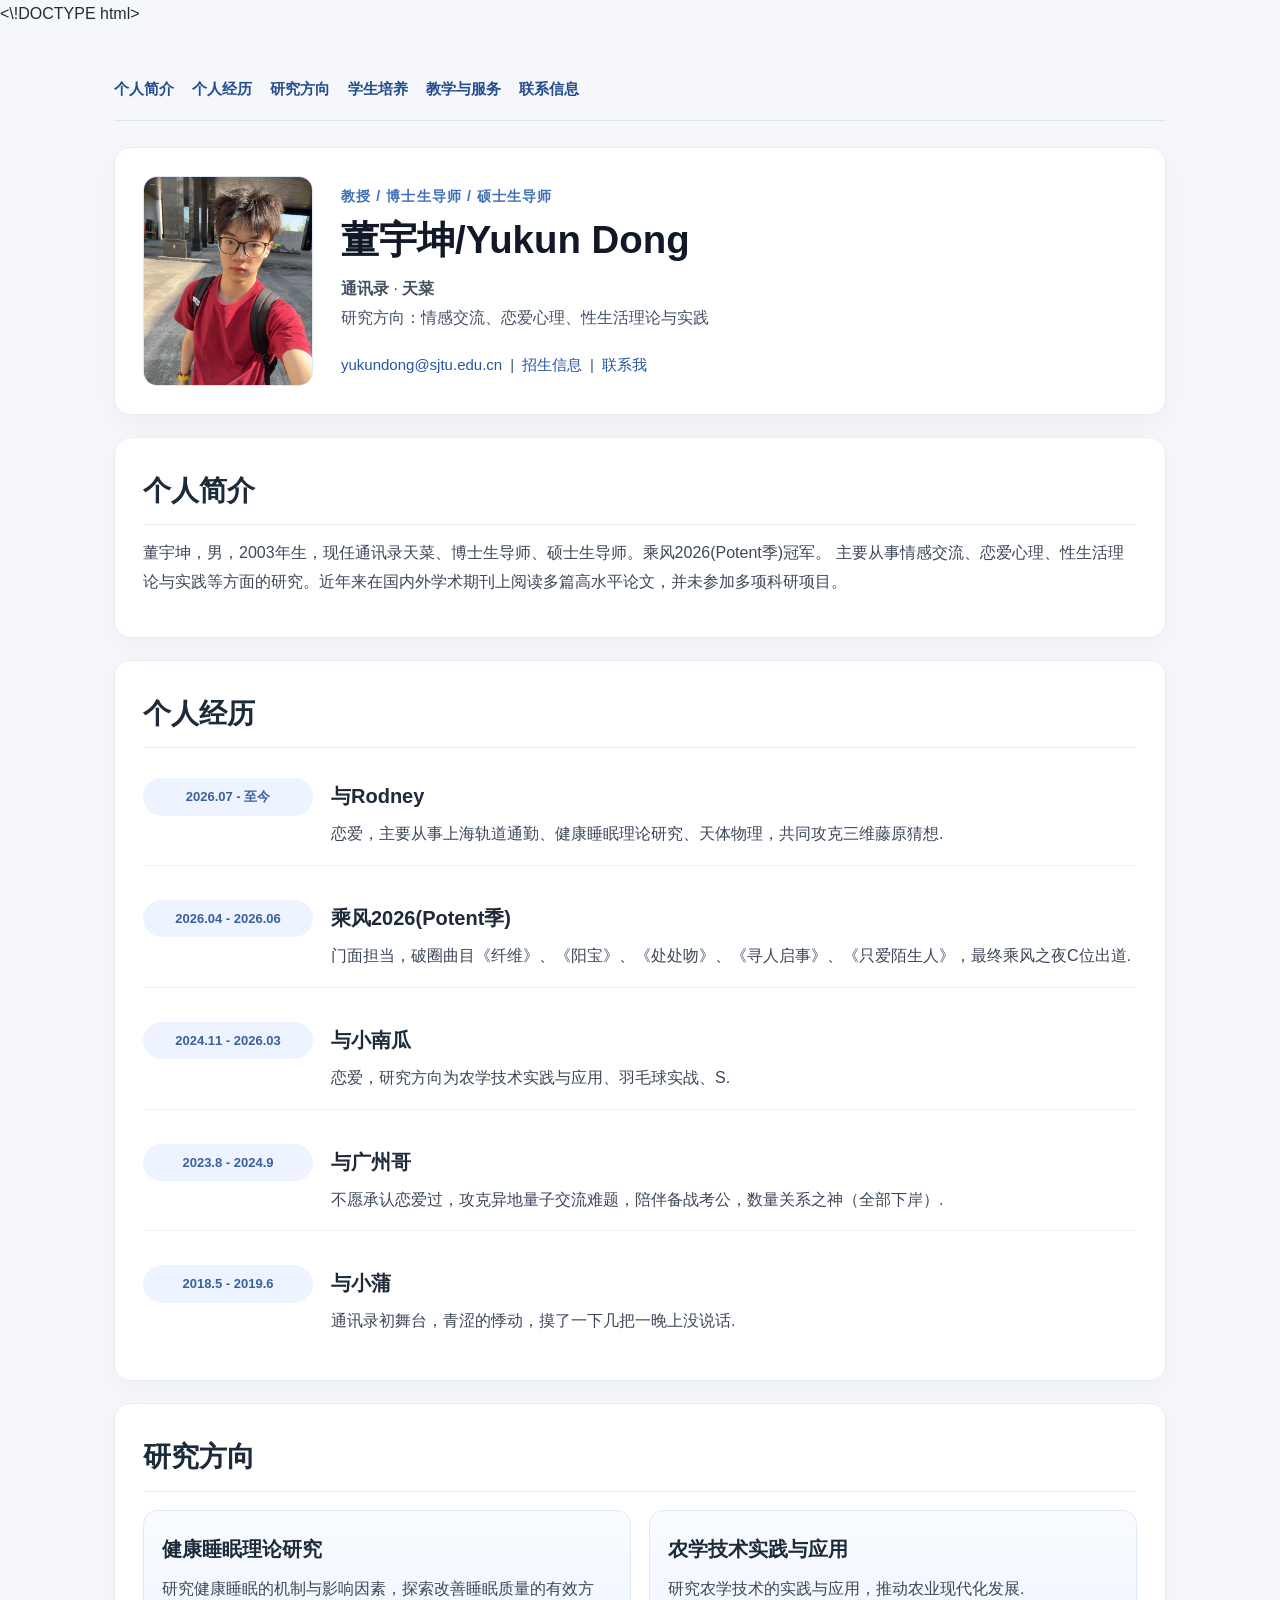
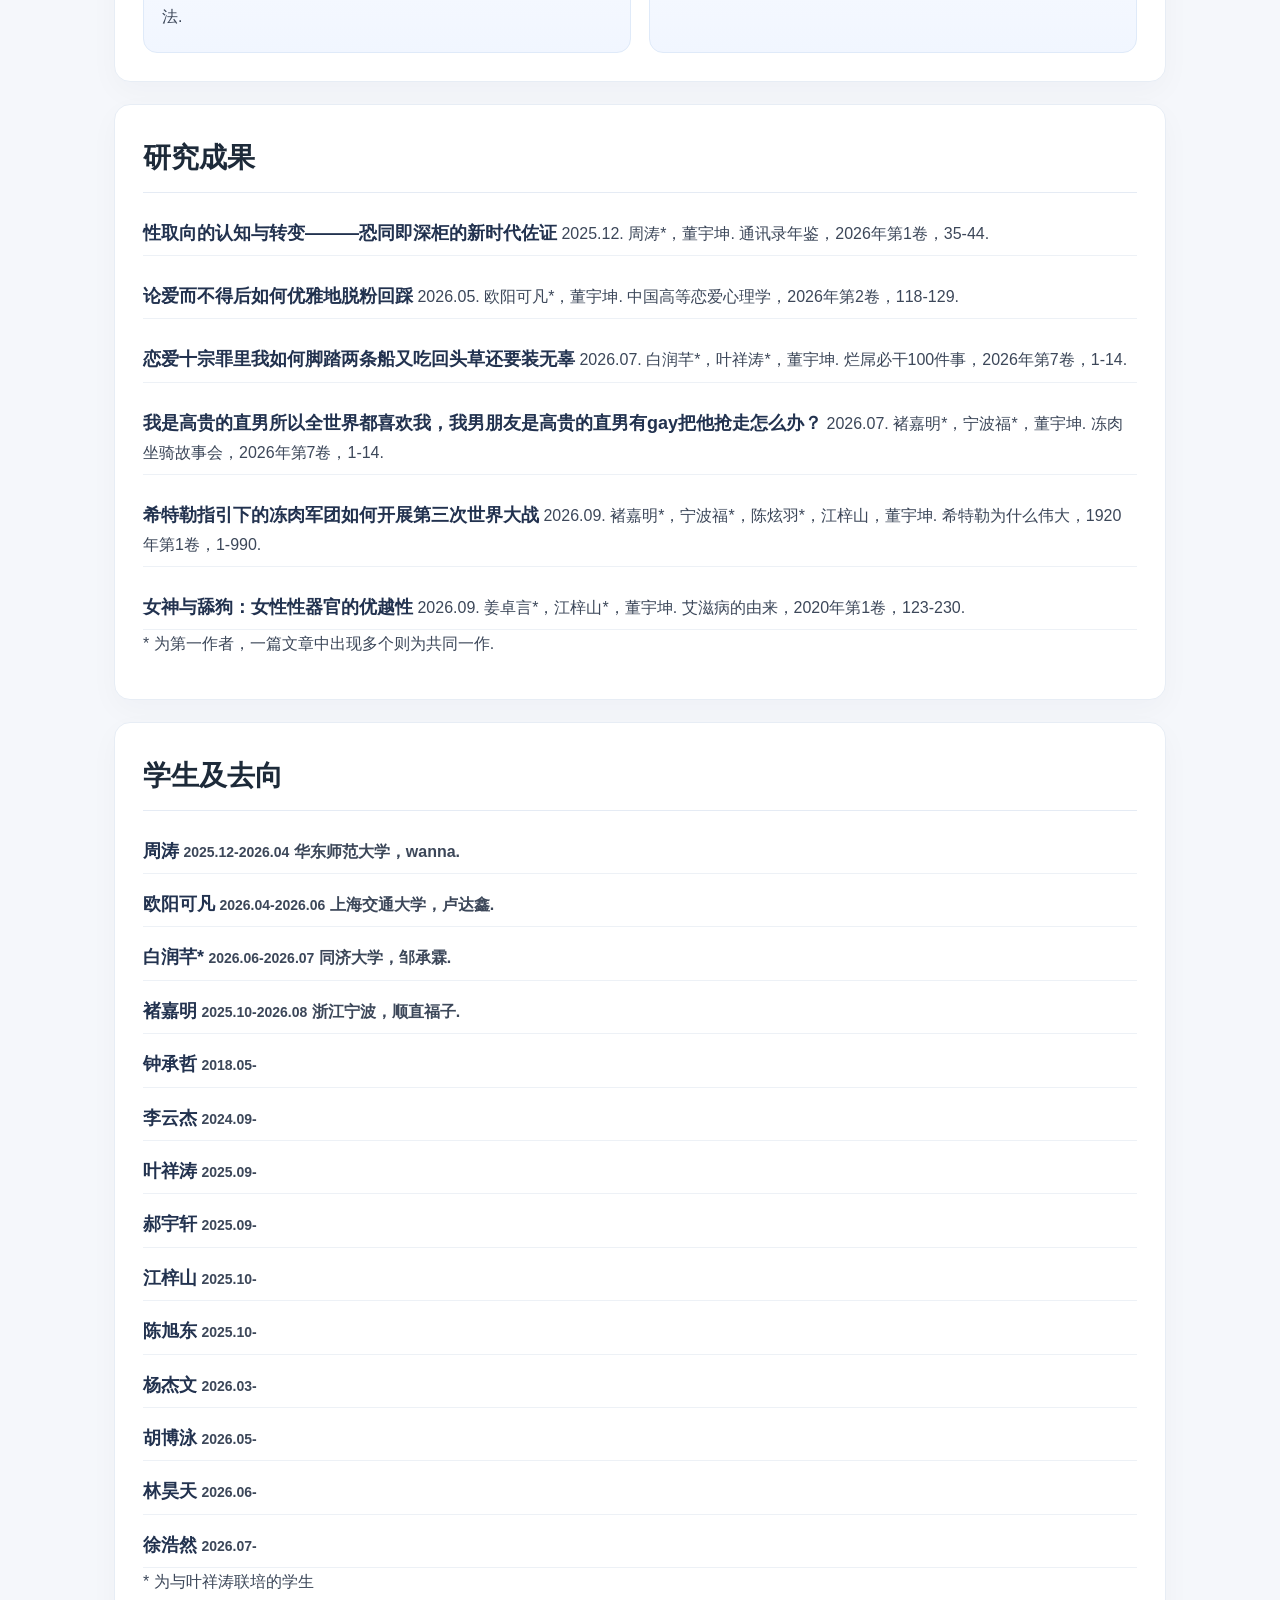
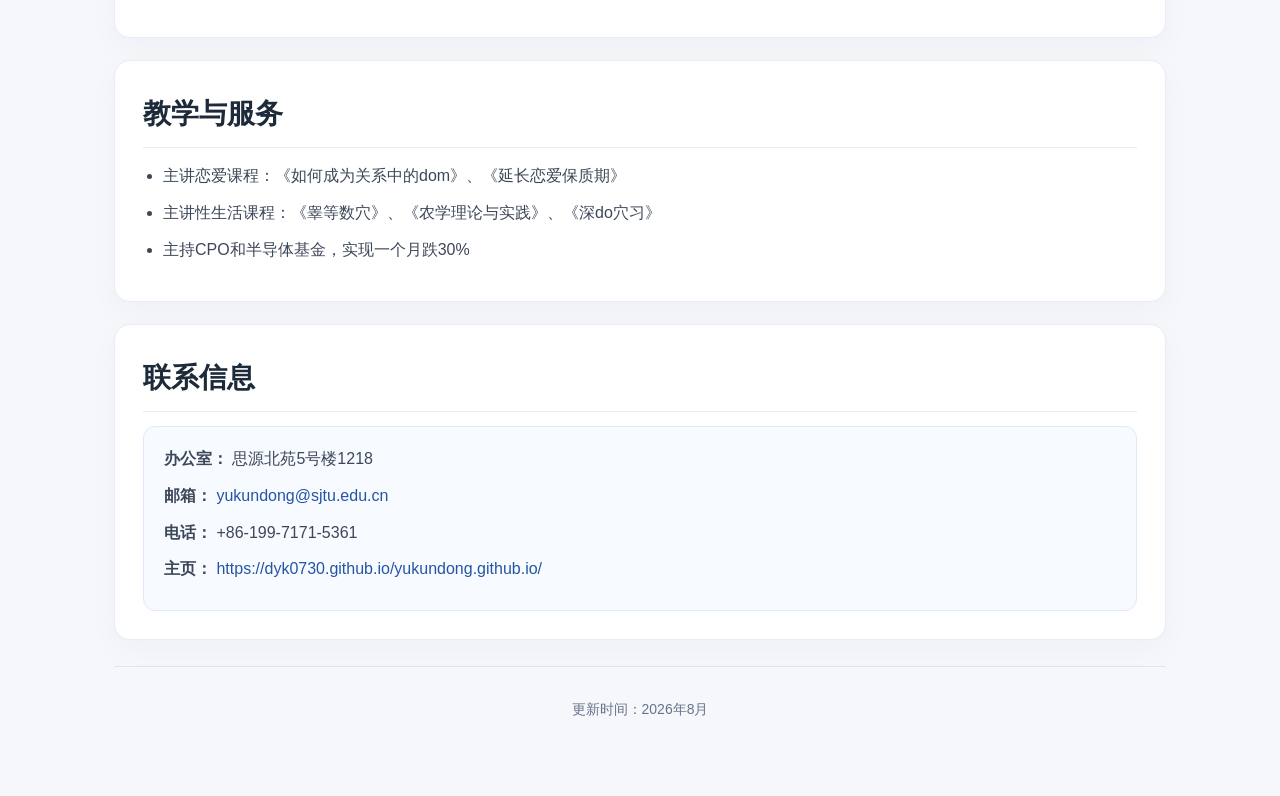
<file: index.html>
<\!DOCTYPE html>
<html lang="zh-CN">
<head>
  <meta charset="UTF-8">
  <meta name="viewport" content="width=device-width, initial-scale=1.0">
  <title>导师主页 | 研究生导师</title>
  <link rel="stylesheet" href="style.css">
</head>
<body>
  <div class="container">
    <nav class="main-nav">
      <a href="#about">个人简介</a>
      <a href="#experience">个人经历</a>
      <a href="#research">研究方向</a>
      <a href="#students">学生培养</a>
      <a href="#teaching">教学与服务</a>
      <a href="#contact">联系信息</a>
    </nav>

    <section class="profile" id="about">
      <img src="photo.jpg" class="profile-photo" alt="导师头像">

      <div class="profile-info">
        <p class="profile-tag">教授 / 博士生导师 / 硕士生导师</p>
        <h1>董宇坤/Yukun Dong</h1>
        <p class="profile-meta">
          <strong>通讯录</strong> · <strong>天菜</strong><br>
          研究方向：情感交流、恋爱心理、性生活理论与实践
        </p>

        <div class="profile-links">
          <a href="mailto:your_email@university.edu">yukundong@sjtu.edu.cn</a>
          <span>|</span>
          <a href="#students">招生信息</a>
          <span>|</span>
          <a href="#contact">联系我</a>
        </div>
      </div>
    </section>

    <section class="info-block">
      <h2>个人简介</h2>
      <p>
        董宇坤，男，2003年生，现任通讯录天菜、博士生导师、硕士生导师。乘风2026(Potent季)冠军。
        主要从事情感交流、恋爱心理、性生活理论与实践等方面的研究。近年来在国内外学术期刊上阅读多篇高水平论文，并未参加多项科研项目。
      </p>
    </section>

    <section class="info-block" id="experience">
      <h2>个人经历</h2>
      <div class="timeline">
        <div class="timeline-item">
          <span class="timeline-year">2026.07 - 至今</span>
          <div>
            <h3>与Rodney</h3>
            <p>恋爱，主要从事上海轨道通勤、健康睡眠理论研究、天体物理，共同攻克三维藤原猜想.</p>
          </div>
        </div>
        <div class="timeline-item">
          <span class="timeline-year">2026.04 - 2026.06</span>
          <div>
            <h3>乘风2026(Potent季)</h3>
            <p>门面担当，破圈曲目《纤维》、《阳宝》、《处处吻》、《寻人启事》、《只爱陌生人》，最终乘风之夜C位出道.</p>
          </div>
        </div>
        <div class="timeline-item">
          <span class="timeline-year">2024.11 - 2026.03</span>
          <div>
            <h3>与小南瓜</h3>
            <p>恋爱，研究方向为农学技术实践与应用、羽毛球实战、S.</p>
          </div>
        </div>
        <div class="timeline-item">
          <span class="timeline-year">2023.8 - 2024.9</span>
          <div>
            <h3>与广州哥</h3>
            <p>不愿承认恋爱过，攻克异地量子交流难题，陪伴备战考公，数量关系之神（全部下岸）.</p>
          </div>
        </div>
        <div class="timeline-item">
          <span class="timeline-year">2018.5 - 2019.6</span>
          <div>
            <h3>与小蒲</h3>
            <p>通讯录初舞台，青涩的悸动，摸了一下几把一晚上没说话.</p>
          </div>
        </div>
      </div>
    </section>

    <section class="info-block" id="research">
      <h2>研究方向</h2>
      <div class="card-grid">
        <article class="card">
          <h3>健康睡眠理论研究</h3>
          <p>研究健康睡眠的机制与影响因素，探索改善睡眠质量的有效方法.</p>
        </article>

        <article class="card">
          <h3>农学技术实践与应用</h3>
          <p>研究农学技术的实践与应用，推动农业现代化发展.</p>
        </article>
      </div>
    </section>


    <section class="info-block" id="students">
      <h2>研究成果</h2>
      <div class="student-grid">
        <article class="student-card">
          <h3>性取向的认知与转变———恐同即深柜的新时代佐证</h3>
          <p class="time">2025.12.</p>
          <p class="author">周涛*，董宇坤.</p>
          <p>通讯录年鉴，2026年第1卷，35-44.</p>
        </article>
    </div>

      <div class="student-grid">
        <article class="student-card">
          <h3>论爱而不得后如何优雅地脱粉回踩</h3>
          <p class="time">2026.05.</p>
          <p class="author">欧阳可凡*，董宇坤.</p>
          <p>中国高等恋爱心理学，2026年第2卷，118-129.</p>
        </article>
    </div>

    <div class="student-grid">
        <article class="student-card">
          <h3>恋爱十宗罪里我如何脚踏两条船又吃回头草还要装无辜</h3>
          <p class="time">2026.07.</p>
          <p class="author">白润芊*，叶祥涛*，董宇坤.</p>
          <p>烂屌必干100件事，2026年第7卷，1-14.</p>
        </article>
    </div>

    <div class="student-grid">
        <article class="student-card">
          <h3>我是高贵的直男所以全世界都喜欢我，我男朋友是高贵的直男有gay把他抢走怎么办？</h3>
          <p class="time">2026.07.</p>
          <p class="author">褚嘉明*，宁波福*，董宇坤.</p>
          <p>冻肉坐骑故事会，2026年第7卷，1-14.</p>
        </article>
    </div>

    <div class="student-grid">
        <article class="student-card">
          <h3>希特勒指引下的冻肉军团如何开展第三次世界大战</h3>
          <p class="time">2026.09.</p>
          <p class="author">褚嘉明*，宁波福*，陈炫羽*，江梓山，董宇坤.</p>
          <p>希特勒为什么伟大，1920年第1卷，1-990.</p>
        </article>
    </div>

    <div class="student-grid">
        <article class="student-card">
          <h3>女神与舔狗：女性性器官的优越性</h3>
          <p class="time">2026.09.</p>
          <p class="author">姜卓言*，江梓山*，董宇坤.</p>
          <p>艾滋病的由来，2020年第1卷，123-230.</p>
        </article>
    </div>
      
  
          <p class="student-note">* 为第一作者，一篇文章中出现多个则为共同一作.</p>
    
    </section>



    <section class="info-block" id="students">
      <h2>学生及去向</h2>
      <div class="student-grid">
        <article class="student-card">
          <h3>周涛</h3>
          <p class="student-meta">2025.12-2026.04</p>
          <p class="student-goal">华东师范大学，wanna.</p>
        </article>

        <article class="student-card">
          <h3>欧阳可凡</h3>
          <p class="student-meta">2026.04-2026.06</p>
          <p class="student-goal">上海交通大学，卢达鑫.</p>
        </article>

        <article class="student-card">
          <h3>白润芊*</h3>
          <p class="student-meta">2026.06-2026.07</p>
          <p class="student-goal">同济大学，邹承霖.</p>
        </article>

        <article class="student-card">
          <h3>褚嘉明</h3>
          <p class="student-meta">2025.10-2026.08</p>
          <p class="student-goal">浙江宁波，顺直福子.</p>
        </article>

        <article class="student-card">
          <h3>钟承哲</h3>
          <p class="student-meta">2018.05-</p>
        </article>

        <article class="student-card">
          <h3>李云杰</h3>
          <p class="student-meta">2024.09-</p>
        </article>

        <article class="student-card">
          <h3>叶祥涛</h3>
          <p class="student-meta">2025.09-</p>
        </article>

        <article class="student-card">
          <h3>郝宇轩</h3>
          <p class="student-meta">2025.09-</p>
        </article>

        <article class="student-card">
          <h3>江梓山</h3>
          <p class="student-meta">2025.10-</p>
        </article>

        <article class="student-card">
          <h3>陈旭东</h3>
          <p class="student-meta">2025.10-</p>
        </article>

        <article class="student-card">
          <h3>杨杰文</h3>
          <p class="student-meta">2026.03-</p>
        </article>
        
        <article class="student-card">
          <h3>胡博泳</h3>
          <p class="student-meta">2026.05-</p>
        </article>

        <article class="student-card">
          <h3>林昊天</h3>
          <p class="student-meta">2026.06-</p>
        </article>

        <article class="student-card">
          <h3>徐浩然</h3>
          <p class="student-meta">2026.07-</p>
        </article>

      </div>
      <p class="student-note">* 为与叶祥涛联培的学生</p>
    </section>

    <section class="info-block" id="teaching">
      <h2>教学与服务</h2>
      <ul class="plain-list">
        <li>主讲恋爱课程：《如何成为关系中的dom》、《延长恋爱保质期》</li>
        <li>主讲性生活课程：《睾等数穴》、《农学理论与实践》、《深do穴习》</li>
        <li>主持CPO和半导体基金，实现一个月跌30%</li>
      </ul>
    </section>

    <section class="info-block" id="contact">
      <h2>联系信息</h2>
      <div class="contact-box">
        <p><strong>办公室：</strong> 思源北苑5号楼1218</p>
        <p><strong>邮箱：</strong> <a href="mailto:your_email@university.edu">yukundong@sjtu.edu.cn</a></p>
        <p><strong>电话：</strong> +86-199-7171-5361</p>
        <p><strong>主页：</strong> <a href="#about">https://dyk0730.github.io/yukundong.github.io/</a></p>
      </div>
    </section>

    <footer>
      <p>更新时间：2026年8月</p>
    </footer>
  </div>
</body>
</HTML
</file>
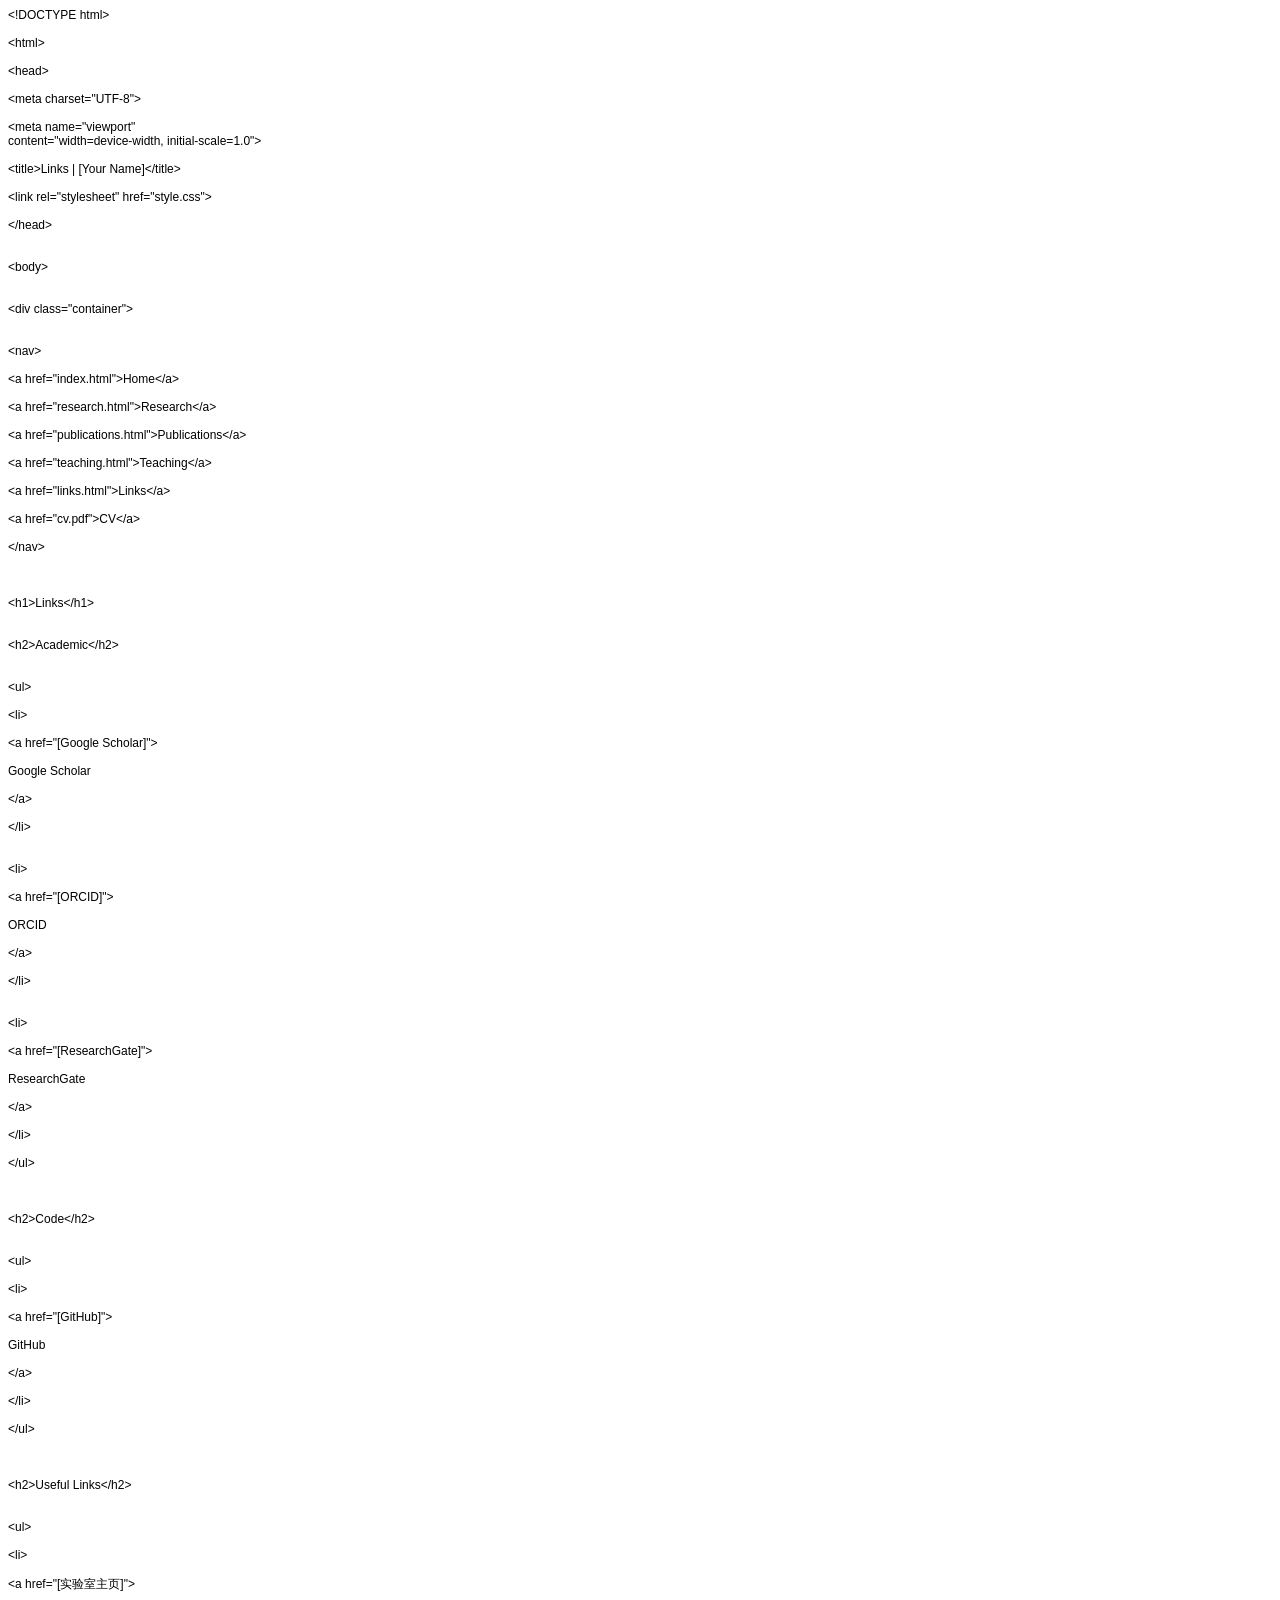
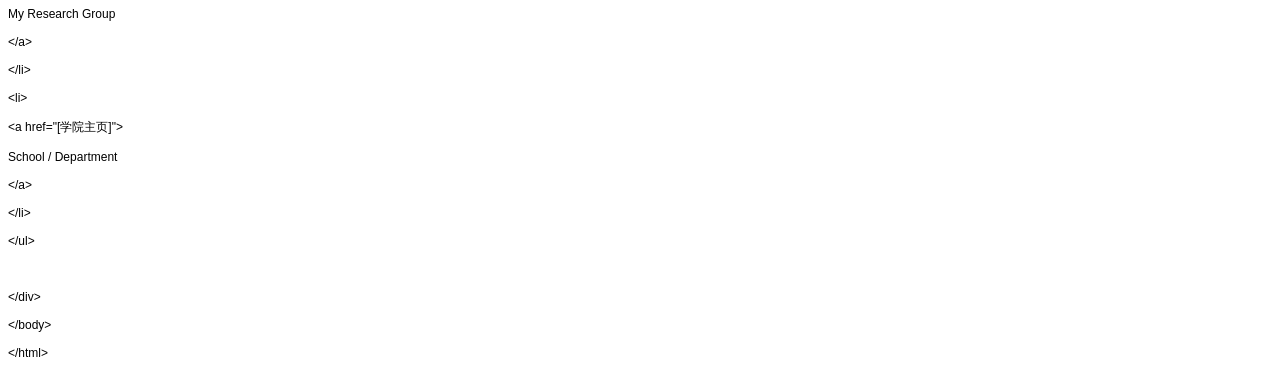
<file: links.html>
<!DOCTYPE html PUBLIC "-//W3C//DTD HTML 4.01//EN" "http://www.w3.org/TR/html4/strict.dtd">
<html>
<head>
  <meta http-equiv="Content-Type" content="text/html; charset=utf-8">
  <meta http-equiv="Content-Style-Type" content="text/css">
  <title></title>
  <meta name="Generator" content="Cocoa HTML Writer">
  <meta name="CocoaVersion" content="2685.6">
  <style type="text/css">
    p.p1 {margin: 0.0px 0.0px 0.0px 0.0px; font: 12.0px Helvetica}
    p.p2 {margin: 0.0px 0.0px 0.0px 0.0px; font: 12.0px Helvetica; min-height: 14.0px}
  </style>
</head>
<body>
<p class="p1">&lt;!DOCTYPE html&gt;</p>
<p class="p2"><br></p>
<p class="p1">&lt;html&gt;</p>
<p class="p2"><br></p>
<p class="p1">&lt;head&gt;</p>
<p class="p2"><br></p>
<p class="p1">&lt;meta charset="UTF-8"&gt;</p>
<p class="p2"><br></p>
<p class="p1">&lt;meta name="viewport"</p>
<p class="p1">content="width=device-width, initial-scale=1.0"&gt;</p>
<p class="p2"><br></p>
<p class="p1">&lt;title&gt;Links | [Your Name]&lt;/title&gt;</p>
<p class="p2"><br></p>
<p class="p1">&lt;link rel="stylesheet" href="style.css"&gt;</p>
<p class="p2"><br></p>
<p class="p1">&lt;/head&gt;</p>
<p class="p2"><br></p>
<p class="p2"><br></p>
<p class="p1">&lt;body&gt;</p>
<p class="p2"><br></p>
<p class="p2"><br></p>
<p class="p1">&lt;div class="container"&gt;</p>
<p class="p2"><br></p>
<p class="p2"><br></p>
<p class="p1">&lt;nav&gt;</p>
<p class="p2"><br></p>
<p class="p1">&lt;a href="index.html"&gt;Home&lt;/a&gt;</p>
<p class="p2"><br></p>
<p class="p1">&lt;a href="research.html"&gt;Research&lt;/a&gt;</p>
<p class="p2"><br></p>
<p class="p1">&lt;a href="publications.html"&gt;Publications&lt;/a&gt;</p>
<p class="p2"><br></p>
<p class="p1">&lt;a href="teaching.html"&gt;Teaching&lt;/a&gt;</p>
<p class="p2"><br></p>
<p class="p1">&lt;a href="links.html"&gt;Links&lt;/a&gt;</p>
<p class="p2"><br></p>
<p class="p1">&lt;a href="cv.pdf"&gt;CV&lt;/a&gt;</p>
<p class="p2"><br></p>
<p class="p1">&lt;/nav&gt;</p>
<p class="p2"><br></p>
<p class="p2"><br></p>
<p class="p2"><br></p>
<p class="p1">&lt;h1&gt;Links&lt;/h1&gt;</p>
<p class="p2"><br></p>
<p class="p2"><br></p>
<p class="p1">&lt;h2&gt;Academic&lt;/h2&gt;</p>
<p class="p2"><br></p>
<p class="p2"><br></p>
<p class="p1">&lt;ul&gt;</p>
<p class="p2"><br></p>
<p class="p1">&lt;li&gt;</p>
<p class="p2"><br></p>
<p class="p1">&lt;a href="[Google Scholar]"&gt;</p>
<p class="p2"><br></p>
<p class="p1">Google Scholar</p>
<p class="p2"><br></p>
<p class="p1">&lt;/a&gt;</p>
<p class="p2"><br></p>
<p class="p1">&lt;/li&gt;</p>
<p class="p2"><br></p>
<p class="p2"><br></p>
<p class="p1">&lt;li&gt;</p>
<p class="p2"><br></p>
<p class="p1">&lt;a href="[ORCID]"&gt;</p>
<p class="p2"><br></p>
<p class="p1">ORCID</p>
<p class="p2"><br></p>
<p class="p1">&lt;/a&gt;</p>
<p class="p2"><br></p>
<p class="p1">&lt;/li&gt;</p>
<p class="p2"><br></p>
<p class="p2"><br></p>
<p class="p1">&lt;li&gt;</p>
<p class="p2"><br></p>
<p class="p1">&lt;a href="[ResearchGate]"&gt;</p>
<p class="p2"><br></p>
<p class="p1">ResearchGate</p>
<p class="p2"><br></p>
<p class="p1">&lt;/a&gt;</p>
<p class="p2"><br></p>
<p class="p1">&lt;/li&gt;</p>
<p class="p2"><br></p>
<p class="p1">&lt;/ul&gt;</p>
<p class="p2"><br></p>
<p class="p2"><br></p>
<p class="p2"><br></p>
<p class="p1">&lt;h2&gt;Code&lt;/h2&gt;</p>
<p class="p2"><br></p>
<p class="p2"><br></p>
<p class="p1">&lt;ul&gt;</p>
<p class="p2"><br></p>
<p class="p1">&lt;li&gt;</p>
<p class="p2"><br></p>
<p class="p1">&lt;a href="[GitHub]"&gt;</p>
<p class="p2"><br></p>
<p class="p1">GitHub</p>
<p class="p2"><br></p>
<p class="p1">&lt;/a&gt;</p>
<p class="p2"><br></p>
<p class="p1">&lt;/li&gt;</p>
<p class="p2"><br></p>
<p class="p1">&lt;/ul&gt;</p>
<p class="p2"><br></p>
<p class="p2"><br></p>
<p class="p2"><br></p>
<p class="p1">&lt;h2&gt;Useful Links&lt;/h2&gt;</p>
<p class="p2"><br></p>
<p class="p2"><br></p>
<p class="p1">&lt;ul&gt;</p>
<p class="p2"><br></p>
<p class="p1">&lt;li&gt;</p>
<p class="p2"><br></p>
<p class="p1">&lt;a href="[实验室主页]"&gt;</p>
<p class="p2"><br></p>
<p class="p1">My Research Group</p>
<p class="p2"><br></p>
<p class="p1">&lt;/a&gt;</p>
<p class="p2"><br></p>
<p class="p1">&lt;/li&gt;</p>
<p class="p2"><br></p>
<p class="p1">&lt;li&gt;</p>
<p class="p2"><br></p>
<p class="p1">&lt;a href="[学院主页]"&gt;</p>
<p class="p2"><br></p>
<p class="p1">School / Department</p>
<p class="p2"><br></p>
<p class="p1">&lt;/a&gt;</p>
<p class="p2"><br></p>
<p class="p1">&lt;/li&gt;</p>
<p class="p2"><br></p>
<p class="p1">&lt;/ul&gt;</p>
<p class="p2"><br></p>
<p class="p2"><br></p>
<p class="p2"><br></p>
<p class="p1">&lt;/div&gt;</p>
<p class="p2"><br></p>
<p class="p1">&lt;/body&gt;</p>
<p class="p2"><br></p>
<p class="p1">&lt;/html&gt;</p>
</body>
</html>
</file>
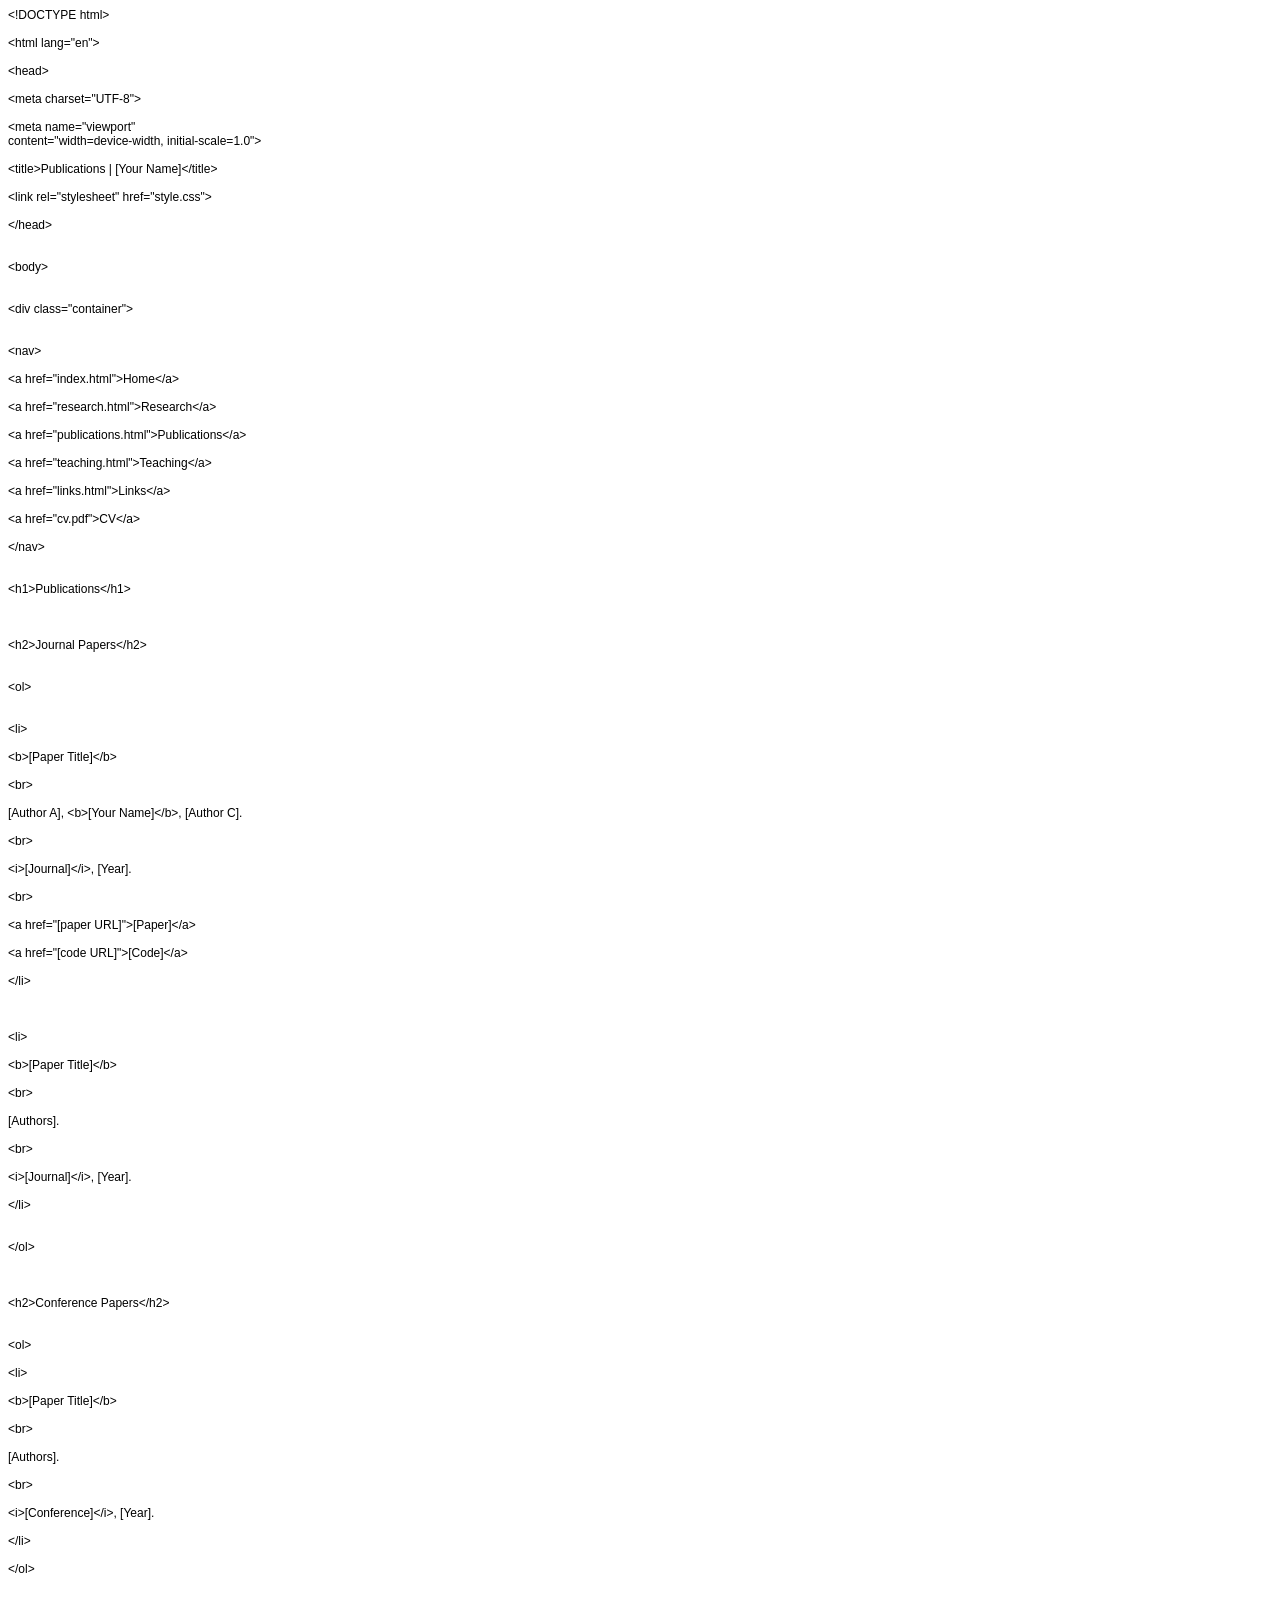
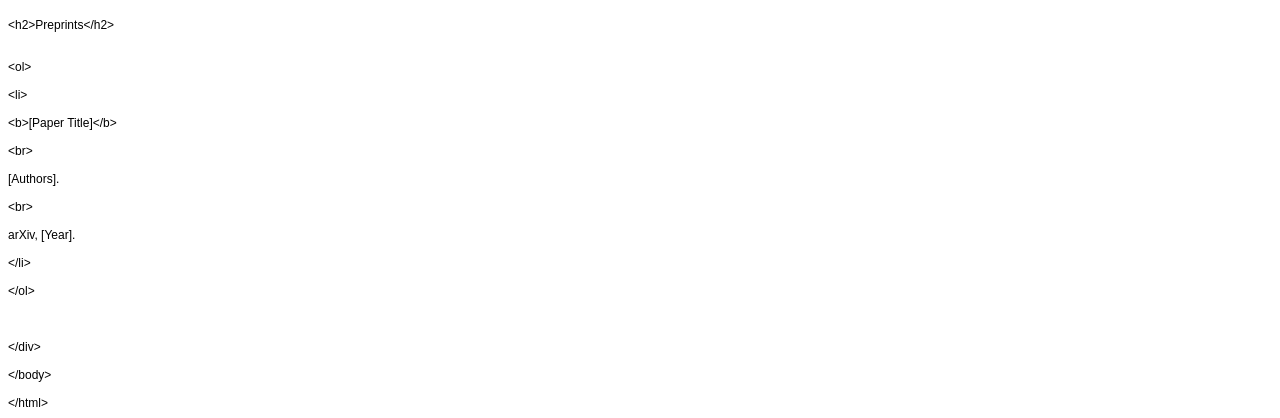
<file: publications.html>
<!DOCTYPE html PUBLIC "-//W3C//DTD HTML 4.01//EN" "http://www.w3.org/TR/html4/strict.dtd">
<html>
<head>
  <meta http-equiv="Content-Type" content="text/html; charset=utf-8">
  <meta http-equiv="Content-Style-Type" content="text/css">
  <title></title>
  <meta name="Generator" content="Cocoa HTML Writer">
  <meta name="CocoaVersion" content="2685.6">
  <style type="text/css">
    p.p1 {margin: 0.0px 0.0px 0.0px 0.0px; font: 12.0px Helvetica}
    p.p2 {margin: 0.0px 0.0px 0.0px 0.0px; font: 12.0px Helvetica; min-height: 14.0px}
  </style>
</head>
<body>
<p class="p1">&lt;!DOCTYPE html&gt;</p>
<p class="p2"><br></p>
<p class="p1">&lt;html lang="en"&gt;</p>
<p class="p2"><br></p>
<p class="p1">&lt;head&gt;</p>
<p class="p2"><br></p>
<p class="p1">&lt;meta charset="UTF-8"&gt;</p>
<p class="p2"><br></p>
<p class="p1">&lt;meta name="viewport"</p>
<p class="p1">content="width=device-width, initial-scale=1.0"&gt;</p>
<p class="p2"><br></p>
<p class="p1">&lt;title&gt;Publications | [Your Name]&lt;/title&gt;</p>
<p class="p2"><br></p>
<p class="p1">&lt;link rel="stylesheet" href="style.css"&gt;</p>
<p class="p2"><br></p>
<p class="p1">&lt;/head&gt;</p>
<p class="p2"><br></p>
<p class="p2"><br></p>
<p class="p1">&lt;body&gt;</p>
<p class="p2"><br></p>
<p class="p2"><br></p>
<p class="p1">&lt;div class="container"&gt;</p>
<p class="p2"><br></p>
<p class="p2"><br></p>
<p class="p1">&lt;nav&gt;</p>
<p class="p2"><br></p>
<p class="p1">&lt;a href="index.html"&gt;Home&lt;/a&gt;</p>
<p class="p2"><br></p>
<p class="p1">&lt;a href="research.html"&gt;Research&lt;/a&gt;</p>
<p class="p2"><br></p>
<p class="p1">&lt;a href="publications.html"&gt;Publications&lt;/a&gt;</p>
<p class="p2"><br></p>
<p class="p1">&lt;a href="teaching.html"&gt;Teaching&lt;/a&gt;</p>
<p class="p2"><br></p>
<p class="p1">&lt;a href="links.html"&gt;Links&lt;/a&gt;</p>
<p class="p2"><br></p>
<p class="p1">&lt;a href="cv.pdf"&gt;CV&lt;/a&gt;</p>
<p class="p2"><br></p>
<p class="p1">&lt;/nav&gt;</p>
<p class="p2"><br></p>
<p class="p2"><br></p>
<p class="p1">&lt;h1&gt;Publications&lt;/h1&gt;</p>
<p class="p2"><br></p>
<p class="p2"><br></p>
<p class="p2"><br></p>
<p class="p1">&lt;h2&gt;Journal Papers&lt;/h2&gt;</p>
<p class="p2"><br></p>
<p class="p2"><br></p>
<p class="p1">&lt;ol&gt;</p>
<p class="p2"><br></p>
<p class="p2"><br></p>
<p class="p1">&lt;li&gt;</p>
<p class="p2"><br></p>
<p class="p1">&lt;b&gt;[Paper Title]&lt;/b&gt;</p>
<p class="p2"><br></p>
<p class="p1">&lt;br&gt;</p>
<p class="p2"><br></p>
<p class="p1">[Author A], &lt;b&gt;[Your Name]&lt;/b&gt;, [Author C].</p>
<p class="p2"><br></p>
<p class="p1">&lt;br&gt;</p>
<p class="p2"><br></p>
<p class="p1">&lt;i&gt;[Journal]&lt;/i&gt;, [Year].</p>
<p class="p2"><br></p>
<p class="p1">&lt;br&gt;</p>
<p class="p2"><br></p>
<p class="p1">&lt;a href="[paper URL]"&gt;[Paper]&lt;/a&gt;</p>
<p class="p2"><br></p>
<p class="p1">&lt;a href="[code URL]"&gt;[Code]&lt;/a&gt;</p>
<p class="p2"><br></p>
<p class="p1">&lt;/li&gt;</p>
<p class="p2"><br></p>
<p class="p2"><br></p>
<p class="p2"><br></p>
<p class="p1">&lt;li&gt;</p>
<p class="p2"><br></p>
<p class="p1">&lt;b&gt;[Paper Title]&lt;/b&gt;</p>
<p class="p2"><br></p>
<p class="p1">&lt;br&gt;</p>
<p class="p2"><br></p>
<p class="p1">[Authors].</p>
<p class="p2"><br></p>
<p class="p1">&lt;br&gt;</p>
<p class="p2"><br></p>
<p class="p1">&lt;i&gt;[Journal]&lt;/i&gt;, [Year].</p>
<p class="p2"><br></p>
<p class="p1">&lt;/li&gt;</p>
<p class="p2"><br></p>
<p class="p2"><br></p>
<p class="p1">&lt;/ol&gt;</p>
<p class="p2"><br></p>
<p class="p2"><br></p>
<p class="p2"><br></p>
<p class="p1">&lt;h2&gt;Conference Papers&lt;/h2&gt;</p>
<p class="p2"><br></p>
<p class="p2"><br></p>
<p class="p1">&lt;ol&gt;</p>
<p class="p2"><br></p>
<p class="p1">&lt;li&gt;</p>
<p class="p2"><br></p>
<p class="p1">&lt;b&gt;[Paper Title]&lt;/b&gt;</p>
<p class="p2"><br></p>
<p class="p1">&lt;br&gt;</p>
<p class="p2"><br></p>
<p class="p1">[Authors].</p>
<p class="p2"><br></p>
<p class="p1">&lt;br&gt;</p>
<p class="p2"><br></p>
<p class="p1">&lt;i&gt;[Conference]&lt;/i&gt;, [Year].</p>
<p class="p2"><br></p>
<p class="p1">&lt;/li&gt;</p>
<p class="p2"><br></p>
<p class="p1">&lt;/ol&gt;</p>
<p class="p2"><br></p>
<p class="p2"><br></p>
<p class="p2"><br></p>
<p class="p1">&lt;h2&gt;Preprints&lt;/h2&gt;</p>
<p class="p2"><br></p>
<p class="p2"><br></p>
<p class="p1">&lt;ol&gt;</p>
<p class="p2"><br></p>
<p class="p1">&lt;li&gt;</p>
<p class="p2"><br></p>
<p class="p1">&lt;b&gt;[Paper Title]&lt;/b&gt;</p>
<p class="p2"><br></p>
<p class="p1">&lt;br&gt;</p>
<p class="p2"><br></p>
<p class="p1">[Authors].</p>
<p class="p2"><br></p>
<p class="p1">&lt;br&gt;</p>
<p class="p2"><br></p>
<p class="p1">arXiv, [Year].</p>
<p class="p2"><br></p>
<p class="p1">&lt;/li&gt;</p>
<p class="p2"><br></p>
<p class="p1">&lt;/ol&gt;</p>
<p class="p2"><br></p>
<p class="p2"><br></p>
<p class="p2"><br></p>
<p class="p1">&lt;/div&gt;</p>
<p class="p2"><br></p>
<p class="p1">&lt;/body&gt;</p>
<p class="p2"><br></p>
<p class="p1">&lt;/html&gt;</p>
</body>
</html>
</file>
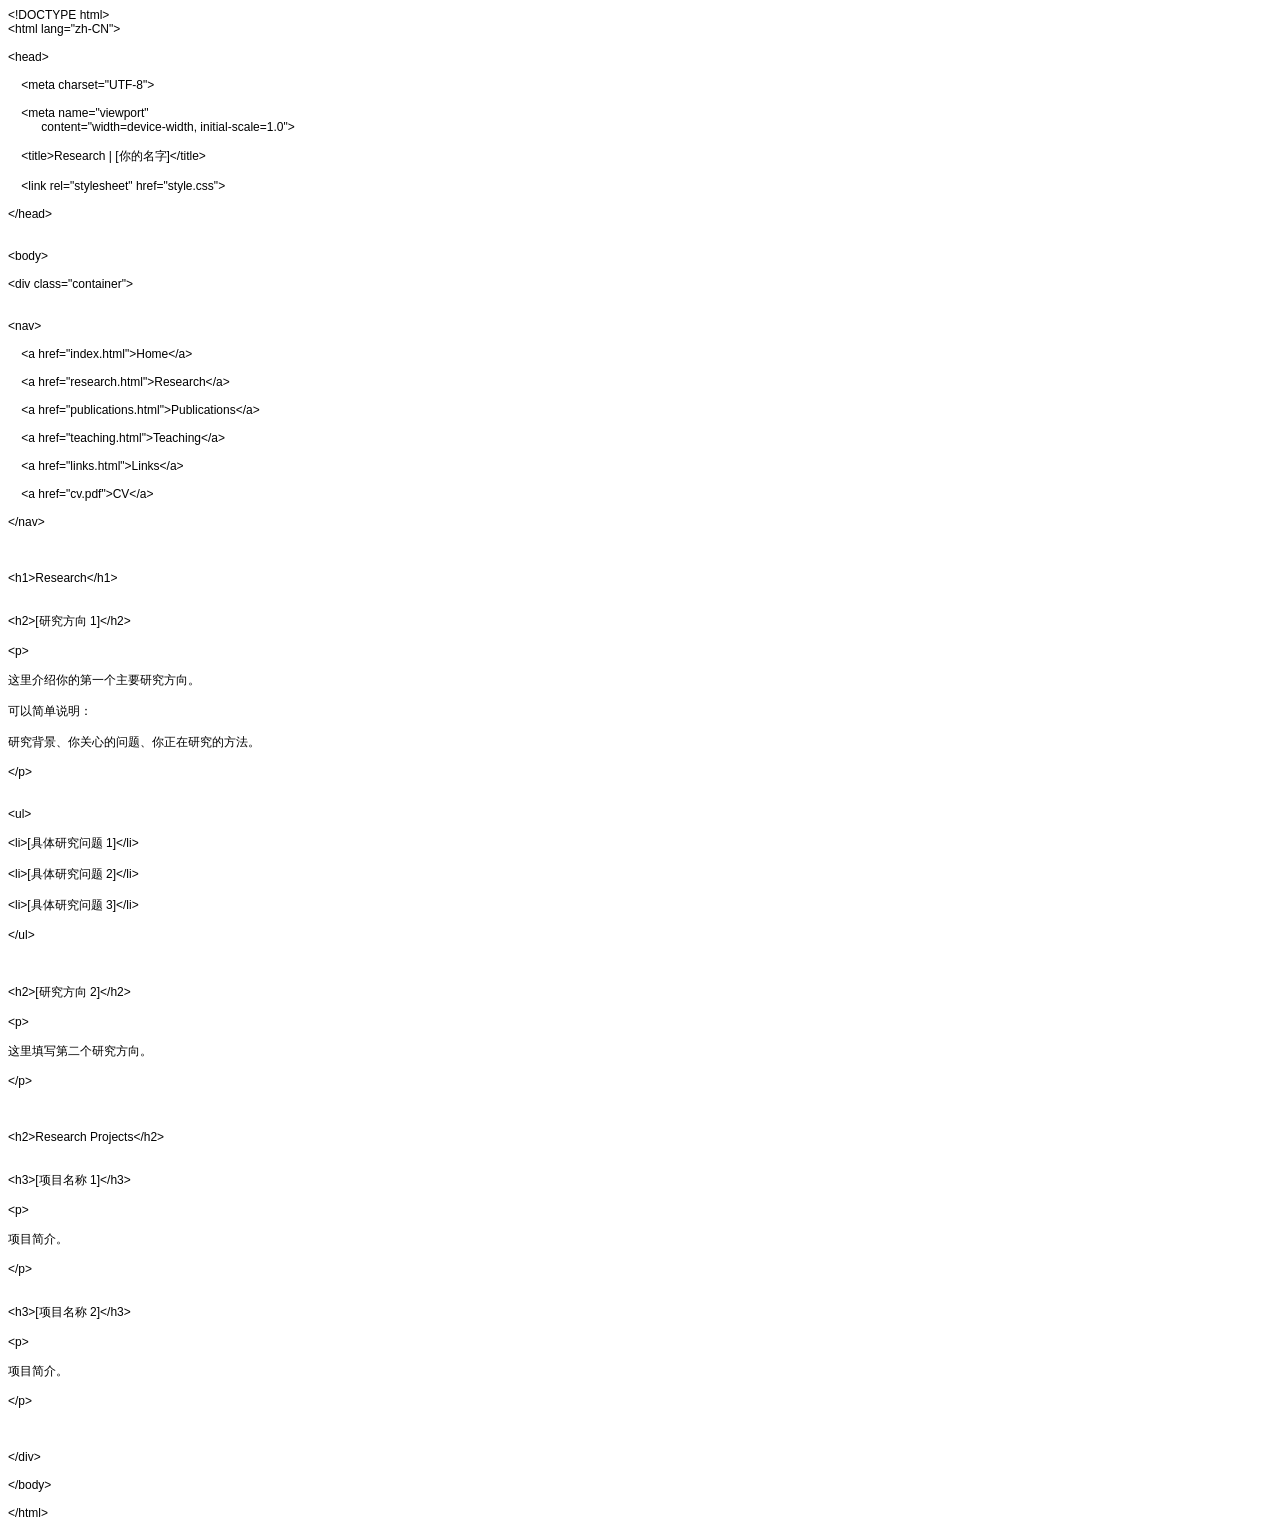
<file: research.html>
<!DOCTYPE html PUBLIC "-//W3C//DTD HTML 4.01//EN" "http://www.w3.org/TR/html4/strict.dtd">
<html>
<head>
  <meta http-equiv="Content-Type" content="text/html; charset=utf-8">
  <meta http-equiv="Content-Style-Type" content="text/css">
  <title></title>
  <meta name="Generator" content="Cocoa HTML Writer">
  <meta name="CocoaVersion" content="2685.6">
  <style type="text/css">
    p.p1 {margin: 0.0px 0.0px 0.0px 0.0px; font: 12.0px Helvetica}
    p.p2 {margin: 0.0px 0.0px 0.0px 0.0px; font: 12.0px Helvetica; min-height: 14.0px}
  </style>
</head>
<body>
<p class="p1">&lt;!DOCTYPE html&gt;</p>
<p class="p1">&lt;html lang="zh-CN"&gt;</p>
<p class="p2"><br></p>
<p class="p1">&lt;head&gt;</p>
<p class="p2"><br></p>
<p class="p1"><span class="Apple-converted-space">    </span>&lt;meta charset="UTF-8"&gt;</p>
<p class="p2"><br></p>
<p class="p1"><span class="Apple-converted-space">    </span>&lt;meta name="viewport"</p>
<p class="p1"><span class="Apple-converted-space">          </span>content="width=device-width, initial-scale=1.0"&gt;</p>
<p class="p2"><br></p>
<p class="p1"><span class="Apple-converted-space">    </span>&lt;title&gt;Research | [你的名字]&lt;/title&gt;</p>
<p class="p2"><br></p>
<p class="p1"><span class="Apple-converted-space">    </span>&lt;link rel="stylesheet" href="style.css"&gt;</p>
<p class="p2"><br></p>
<p class="p1">&lt;/head&gt;</p>
<p class="p2"><br></p>
<p class="p2"><br></p>
<p class="p1">&lt;body&gt;</p>
<p class="p2"><br></p>
<p class="p1">&lt;div class="container"&gt;</p>
<p class="p2"><br></p>
<p class="p2"><br></p>
<p class="p1">&lt;nav&gt;</p>
<p class="p2"><br></p>
<p class="p1"><span class="Apple-converted-space">    </span>&lt;a href="index.html"&gt;Home&lt;/a&gt;</p>
<p class="p2"><br></p>
<p class="p1"><span class="Apple-converted-space">    </span>&lt;a href="research.html"&gt;Research&lt;/a&gt;</p>
<p class="p2"><br></p>
<p class="p1"><span class="Apple-converted-space">    </span>&lt;a href="publications.html"&gt;Publications&lt;/a&gt;</p>
<p class="p2"><br></p>
<p class="p1"><span class="Apple-converted-space">    </span>&lt;a href="teaching.html"&gt;Teaching&lt;/a&gt;</p>
<p class="p2"><br></p>
<p class="p1"><span class="Apple-converted-space">    </span>&lt;a href="links.html"&gt;Links&lt;/a&gt;</p>
<p class="p2"><br></p>
<p class="p1"><span class="Apple-converted-space">    </span>&lt;a href="cv.pdf"&gt;CV&lt;/a&gt;</p>
<p class="p2"><br></p>
<p class="p1">&lt;/nav&gt;</p>
<p class="p2"><br></p>
<p class="p2"><br></p>
<p class="p2"><br></p>
<p class="p1">&lt;h1&gt;Research&lt;/h1&gt;</p>
<p class="p2"><br></p>
<p class="p2"><br></p>
<p class="p1">&lt;h2&gt;[研究方向 1]&lt;/h2&gt;</p>
<p class="p2"><br></p>
<p class="p1">&lt;p&gt;</p>
<p class="p2"><br></p>
<p class="p1">这里介绍你的第一个主要研究方向。</p>
<p class="p2"><br></p>
<p class="p1">可以简单说明：</p>
<p class="p2"><br></p>
<p class="p1">研究背景、你关心的问题、你正在研究的方法。</p>
<p class="p2"><br></p>
<p class="p1">&lt;/p&gt;</p>
<p class="p2"><br></p>
<p class="p2"><br></p>
<p class="p1">&lt;ul&gt;</p>
<p class="p2"><br></p>
<p class="p1">&lt;li&gt;[具体研究问题 1]&lt;/li&gt;</p>
<p class="p2"><br></p>
<p class="p1">&lt;li&gt;[具体研究问题 2]&lt;/li&gt;</p>
<p class="p2"><br></p>
<p class="p1">&lt;li&gt;[具体研究问题 3]&lt;/li&gt;</p>
<p class="p2"><br></p>
<p class="p1">&lt;/ul&gt;</p>
<p class="p2"><br></p>
<p class="p2"><br></p>
<p class="p2"><br></p>
<p class="p1">&lt;h2&gt;[研究方向 2]&lt;/h2&gt;</p>
<p class="p2"><br></p>
<p class="p1">&lt;p&gt;</p>
<p class="p2"><br></p>
<p class="p1">这里填写第二个研究方向。</p>
<p class="p2"><br></p>
<p class="p1">&lt;/p&gt;</p>
<p class="p2"><br></p>
<p class="p2"><br></p>
<p class="p2"><br></p>
<p class="p1">&lt;h2&gt;Research Projects&lt;/h2&gt;</p>
<p class="p2"><br></p>
<p class="p2"><br></p>
<p class="p1">&lt;h3&gt;[项目名称 1]&lt;/h3&gt;</p>
<p class="p2"><br></p>
<p class="p1">&lt;p&gt;</p>
<p class="p2"><br></p>
<p class="p1">项目简介。</p>
<p class="p2"><br></p>
<p class="p1">&lt;/p&gt;</p>
<p class="p2"><br></p>
<p class="p2"><br></p>
<p class="p1">&lt;h3&gt;[项目名称 2]&lt;/h3&gt;</p>
<p class="p2"><br></p>
<p class="p1">&lt;p&gt;</p>
<p class="p2"><br></p>
<p class="p1">项目简介。</p>
<p class="p2"><br></p>
<p class="p1">&lt;/p&gt;</p>
<p class="p2"><br></p>
<p class="p2"><br></p>
<p class="p2"><br></p>
<p class="p1">&lt;/div&gt;</p>
<p class="p2"><br></p>
<p class="p1">&lt;/body&gt;</p>
<p class="p2"><br></p>
<p class="p1">&lt;/html&gt;</p>
</body>
</html>
</file>
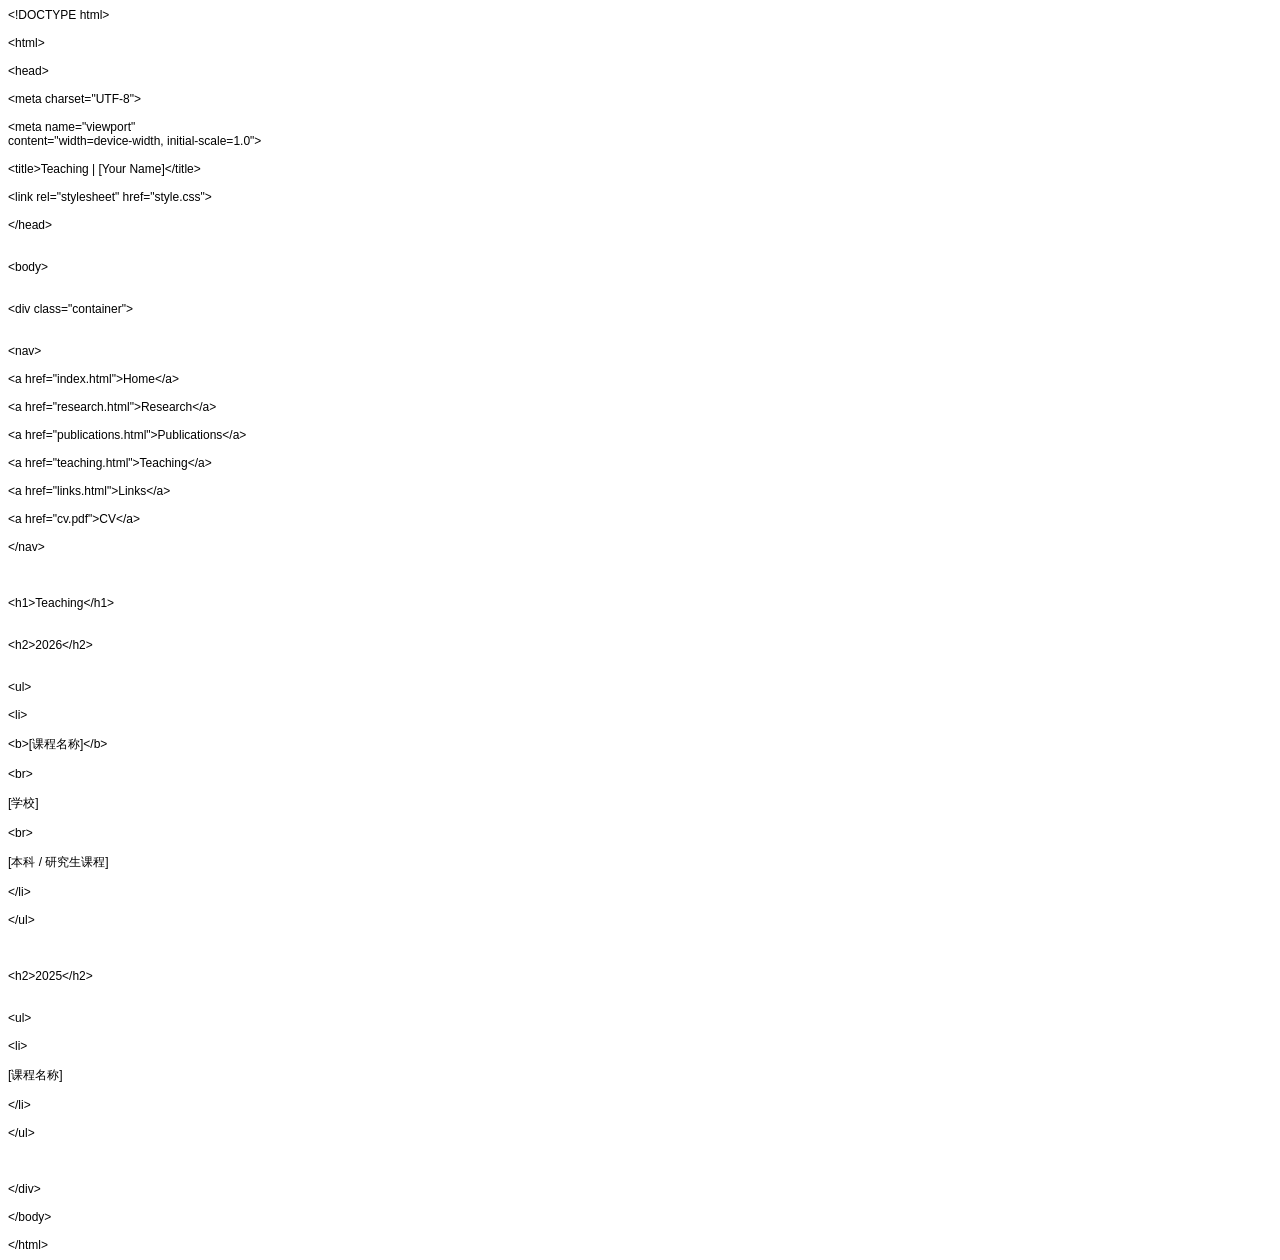
<file: teaching.html>
<!DOCTYPE html PUBLIC "-//W3C//DTD HTML 4.01//EN" "http://www.w3.org/TR/html4/strict.dtd">
<html>
<head>
  <meta http-equiv="Content-Type" content="text/html; charset=utf-8">
  <meta http-equiv="Content-Style-Type" content="text/css">
  <title></title>
  <meta name="Generator" content="Cocoa HTML Writer">
  <meta name="CocoaVersion" content="2685.6">
  <style type="text/css">
    p.p1 {margin: 0.0px 0.0px 0.0px 0.0px; font: 12.0px Helvetica}
    p.p2 {margin: 0.0px 0.0px 0.0px 0.0px; font: 12.0px Helvetica; min-height: 14.0px}
  </style>
</head>
<body>
<p class="p1">&lt;!DOCTYPE html&gt;</p>
<p class="p2"><br></p>
<p class="p1">&lt;html&gt;</p>
<p class="p2"><br></p>
<p class="p1">&lt;head&gt;</p>
<p class="p2"><br></p>
<p class="p1">&lt;meta charset="UTF-8"&gt;</p>
<p class="p2"><br></p>
<p class="p1">&lt;meta name="viewport"</p>
<p class="p1">content="width=device-width, initial-scale=1.0"&gt;</p>
<p class="p2"><br></p>
<p class="p1">&lt;title&gt;Teaching | [Your Name]&lt;/title&gt;</p>
<p class="p2"><br></p>
<p class="p1">&lt;link rel="stylesheet" href="style.css"&gt;</p>
<p class="p2"><br></p>
<p class="p1">&lt;/head&gt;</p>
<p class="p2"><br></p>
<p class="p2"><br></p>
<p class="p1">&lt;body&gt;</p>
<p class="p2"><br></p>
<p class="p2"><br></p>
<p class="p1">&lt;div class="container"&gt;</p>
<p class="p2"><br></p>
<p class="p2"><br></p>
<p class="p1">&lt;nav&gt;</p>
<p class="p2"><br></p>
<p class="p1">&lt;a href="index.html"&gt;Home&lt;/a&gt;</p>
<p class="p2"><br></p>
<p class="p1">&lt;a href="research.html"&gt;Research&lt;/a&gt;</p>
<p class="p2"><br></p>
<p class="p1">&lt;a href="publications.html"&gt;Publications&lt;/a&gt;</p>
<p class="p2"><br></p>
<p class="p1">&lt;a href="teaching.html"&gt;Teaching&lt;/a&gt;</p>
<p class="p2"><br></p>
<p class="p1">&lt;a href="links.html"&gt;Links&lt;/a&gt;</p>
<p class="p2"><br></p>
<p class="p1">&lt;a href="cv.pdf"&gt;CV&lt;/a&gt;</p>
<p class="p2"><br></p>
<p class="p1">&lt;/nav&gt;</p>
<p class="p2"><br></p>
<p class="p2"><br></p>
<p class="p2"><br></p>
<p class="p1">&lt;h1&gt;Teaching&lt;/h1&gt;</p>
<p class="p2"><br></p>
<p class="p2"><br></p>
<p class="p1">&lt;h2&gt;2026&lt;/h2&gt;</p>
<p class="p2"><br></p>
<p class="p2"><br></p>
<p class="p1">&lt;ul&gt;</p>
<p class="p2"><br></p>
<p class="p1">&lt;li&gt;</p>
<p class="p2"><br></p>
<p class="p1">&lt;b&gt;[课程名称]&lt;/b&gt;</p>
<p class="p2"><br></p>
<p class="p1">&lt;br&gt;</p>
<p class="p2"><br></p>
<p class="p1">[学校]</p>
<p class="p2"><br></p>
<p class="p1">&lt;br&gt;</p>
<p class="p2"><br></p>
<p class="p1">[本科 / 研究生课程]</p>
<p class="p2"><br></p>
<p class="p1">&lt;/li&gt;</p>
<p class="p2"><br></p>
<p class="p1">&lt;/ul&gt;</p>
<p class="p2"><br></p>
<p class="p2"><br></p>
<p class="p2"><br></p>
<p class="p1">&lt;h2&gt;2025&lt;/h2&gt;</p>
<p class="p2"><br></p>
<p class="p2"><br></p>
<p class="p1">&lt;ul&gt;</p>
<p class="p2"><br></p>
<p class="p1">&lt;li&gt;</p>
<p class="p2"><br></p>
<p class="p1">[课程名称]</p>
<p class="p2"><br></p>
<p class="p1">&lt;/li&gt;</p>
<p class="p2"><br></p>
<p class="p1">&lt;/ul&gt;</p>
<p class="p2"><br></p>
<p class="p2"><br></p>
<p class="p2"><br></p>
<p class="p1">&lt;/div&gt;</p>
<p class="p2"><br></p>
<p class="p1">&lt;/body&gt;</p>
<p class="p2"><br></p>
<p class="p1">&lt;/html&gt;</p>
</body>
</html>
</file>
<file: style.css>
* {
    box-sizing: border-box;
}

html {
    scroll-behavior: smooth;
}

body {
    margin: 0;
    font-family: Arial, "Helvetica Neue", "Microsoft YaHei", sans-serif;
    background: #f5f7fb;
    color: #232a36;
    line-height: 1.8;
}

.container {
    max-width: 1100px;
    margin: 0 auto;
    padding: 32px 24px 60px;
}

.main-nav {
    display: flex;
    flex-wrap: wrap;
    gap: 12px 18px;
    padding: 14px 0 18px;
    margin-bottom: 26px;
    border-bottom: 1px solid #dfe5ee;
}

.main-nav a {
    color: #234d8f;
    text-decoration: none;
    font-size: 15px;
    font-weight: 600;
}

.main-nav a:hover {
    text-decoration: underline;
}

.profile {
    display: flex;
    align-items: center;
    gap: 28px;
    background: #ffffff;
    border: 1px solid #e7edf5;
    border-radius: 16px;
    padding: 28px;
    box-shadow: 0 10px 30px rgba(20, 35, 61, 0.04);
}

.profile-photo {
    width: 170px;
    height: 210px;
    object-fit: cover;
    border-radius: 14px;
    border: 1px solid #dde7f5;
    background: #edf1f7;
    flex-shrink: 0;
}

.profile-info {
    flex: 1;
}

.profile-tag {
    margin: 0 0 8px;
    color: #3f6fb6;
    font-size: 14px;
    letter-spacing: 0.08em;
    font-weight: 700;
    text-transform: uppercase;
}

.profile-info h1 {
    margin: 0;
    font-size: clamp(32px, 3vw, 46px);
    line-height: 1.2;
    color: #111827;
}

.profile-meta {
    margin: 12px 0 0;
    color: #445063;
    font-size: 16px;
}

.profile-links {
    margin-top: 18px;
    display: flex;
    flex-wrap: wrap;
    align-items: center;
    gap: 8px;
    color: #3c597c;
     font-size: 15px;
}

.profile-links a {
    color: #2455a4;
    text-decoration: none;
}

.profile-links a:hover {
    text-decoration: underline;
}

.info-block {
    background: #ffffff;
    border: 1px solid #e7edf5;
    border-radius: 16px;
    padding: 28px;
    margin-top: 22px;
    box-shadow: 0 10px 30px rgba(20, 35, 61, 0.03);
}

.info-block h2 {
    margin: 0 0 14px;
    font-size: 28px;
    color: #1d2a39;
    padding-bottom: 8px;
    border-bottom: 1px solid #e5ebf4;
}

.info-block p {
    margin: 0 0 12px;
    color: #3c4759;
}

.timeline {
    display: grid;
    gap: 18px;
}

.timeline-item {
    display: grid;
    grid-template-columns: 170px 1fr;
    gap: 18px;
    align-items: start;
    padding: 16px 0;
    border-bottom: 1px solid #edf1f6;
}

.timeline-item:last-child {
    border-bottom: none;
}

.timeline-year {
    font-weight: 700;
    color: #3b5f9f;
    background: #edf4ff;
    border-radius: 999px;
    display: inline-block;
    padding: 7px 12px;
    font-size: 13px;
    text-align: center;
}

.timeline-item h3 {
    margin: 0 0 6px;
    font-size: 20px;
    color: #1d2a39;
}

.timeline-item p {
    margin: 0;
}

.card-grid {
    display: grid;
    grid-template-columns: repeat(2, minmax(240px, 1fr));
    gap: 18px;
    margin-top: 18px;
}

.card {
    background: linear-gradient(180deg, #f9fbff 0%, #f1f6ff 100%);
    border: 1px solid #dfeaf9;
    border-radius: 14px;
    padding: 20px 18px;
}

.card h3 {
    margin: 0 0 8px;
    color: #1d2a39;
    font-size: 20px;
}

.card p {
    margin: 0;
}

.tag-group {
    display: flex;
    flex-wrap: wrap;
    gap: 10px;
    margin-top: 20px;
}

.tag {
    background: #eef5ff;
    color: #2b528d;
    border: 1px solid #d7e7ff;
    border-radius: 999px;
    padding: 6px 12px;
    font-size: 14px;
    font-weight: 600;
}

.student-grid {
    display: flex;
    flex-direction: column;
    gap: 8px;
    margin-top: 18px;
}

.student-card {
    background: transparent;
    border: none;
    border-bottom: 1px solid #edf1f6;
    border-radius: 0;
    padding: 6px 0;
    display: block;
}

.student-card h3 {
    display: inline;
    margin: 0;
    font-size: 18px;
    color: #22324f;
}

.student-meta {
    display: inline;
    margin: 0 0 0 6px;
    color: #5672a5;
    font-weight: 700;
    font-size: 14px;
}

.student-card p {
    display: inline;
    margin: 0;
    color: #3c4759;
}

.student-goal {
    color: #1d3b6d;
    font-weight: 700;
}

.plain-list {
    margin: 0;
    padding-left: 20px;
    color: #3c4759;
}

.plain-list li {
    margin-bottom: 8px;
}

.contact-box {
    background: #f7faff;
    border: 1px solid #dfeaf9;
    border-radius: 12px;
    padding: 18px 20px;
}

.contact-box p {
    margin: 0 0 8px;
}

.contact-box a {
    color: #2455a4;
    text-decoration: none;
}

.contact-box a:hover {
    text-decoration: underline;
}

footer {
    margin-top: 26px;
    padding-top: 16px;
    border-top: 1px solid #dde5f0;
    text-align: center;
    color: #66738a;
    font-size: 14px;
}

@media (max-width: 700px) {
    .container {
        padding: 20px 16px 40px;
    }

    .profile {
        flex-direction: column;
        align-items: flex-start;
        padding: 20px;
    }

    .profile-photo {
        width: 140px;
        height: 170px;
    }

    .timeline-item {
        grid-template-columns: 1fr;
        gap: 10px;
    }

    .card-grid {
        grid-template-columns: 1fr;
    }

    .student-card {
        display: block;
    }

    .main-nav {
        gap: 8px 12px;
    }
}
</file>
